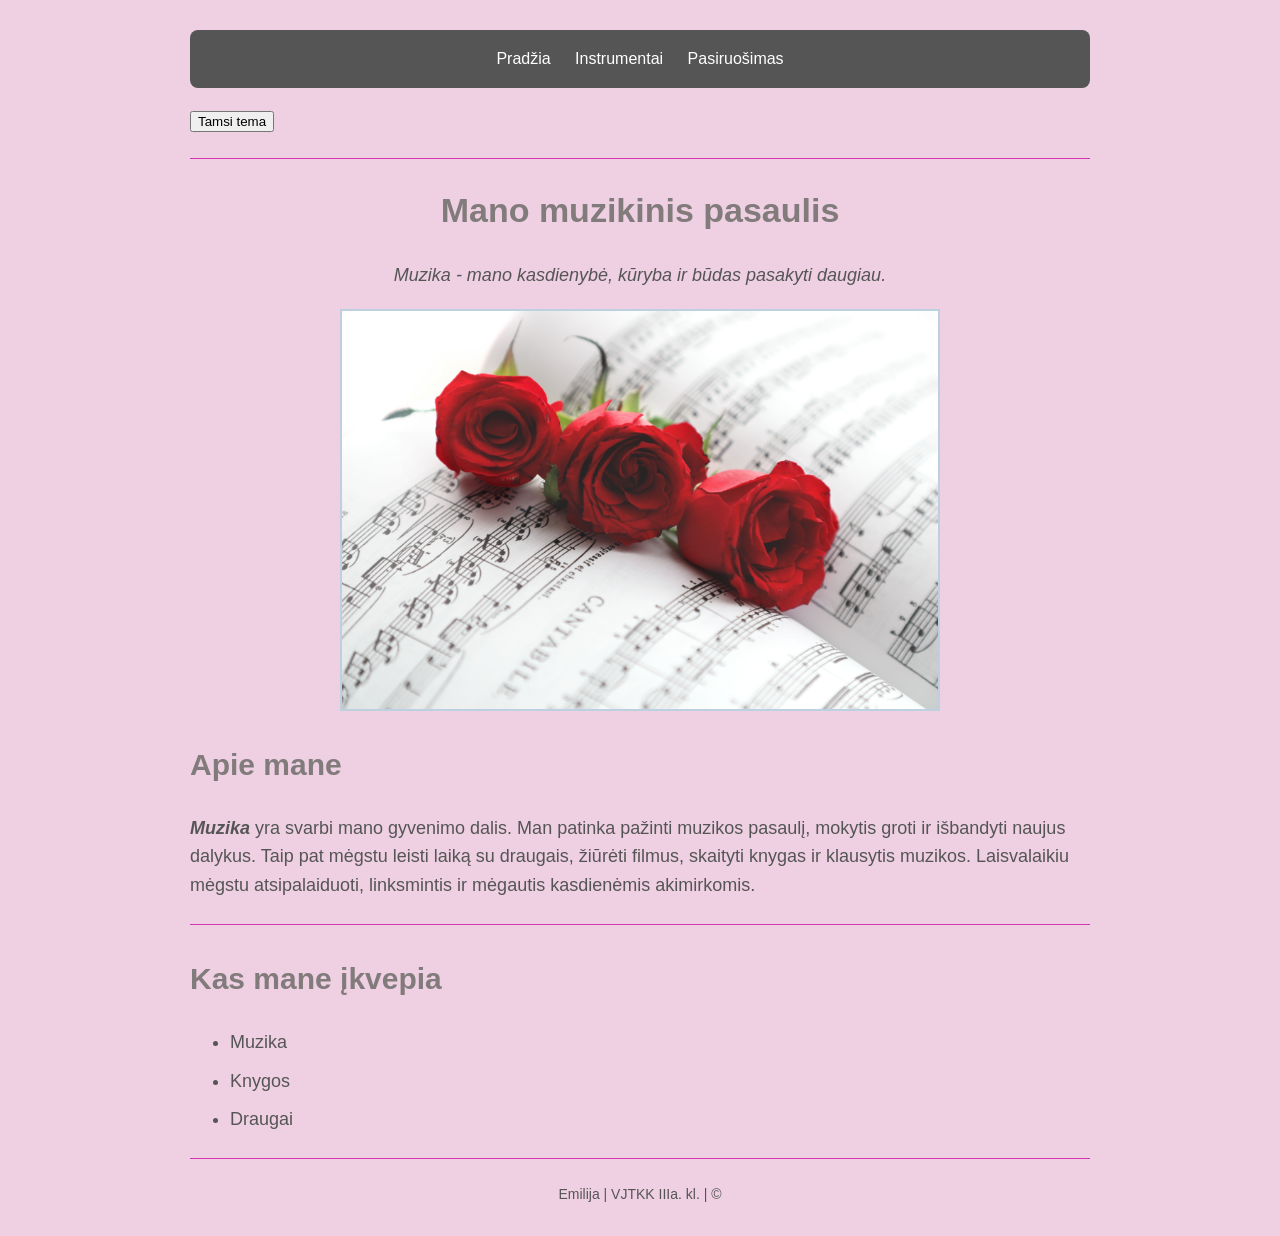
<file: index.html>
<!DOCTYPE html>
<html lang="lt">
<head>
    <meta charset="UTF-8">
    <meta name="viewport" content="width=device-width, initial-scale=1.0">
    <link rel="stylesheet" href="style.css">
    <title>Mano muzikinis pasaulis</title>
    <script src="script.js" defer></script>
</head>
<body>
 <nav>
    <a href="index.html">Pradžia</a>
    <a href="instrumentai.html">Instrumentai</a>
    <a href="pasiruosimas.html">Pasiruošimas</a>
 </nav> 
 <p><button id="changeTheme" class="toggle-button" type="button" aria-pressed="false">Tamsi tema</button></p>
 <hr>  
 <main>
  <h1>Mano muzikinis pasaulis</h1>
  <p class="intro">Muzika - mano kasdienybė, kūryba ir būdas pasakyti daugiau.</p>
  <img class="large" src="image/muzika.jpg" alt="Muzika">
  <h2>Apie mane</h2>
  <p><em><strong>Muzika</strong></em> yra svarbi mano gyvenimo dalis. Man patinka pažinti muzikos pasaulį, mokytis groti ir išbandyti naujus dalykus. Taip pat mėgstu leisti laiką su draugais, žiūrėti filmus, skaityti knygas ir klausytis muzikos. Laisvalaikiu mėgstu atsipalaiduoti, linksmintis ir mėgautis kasdienėmis akimirkomis.</p>
  <hr>
  <h2>Kas mane įkvepia</h2>
  <ul>
    <li>Muzika</li>
    <li>Knygos</li>
    <li>Draugai</li>
  </ul>
 </main>
 <footer>
    <hr>
    <p>Emilija | VJTKK IIIa. kl. | &copy; </p>
 </footer>
</body>
</html>
</file>
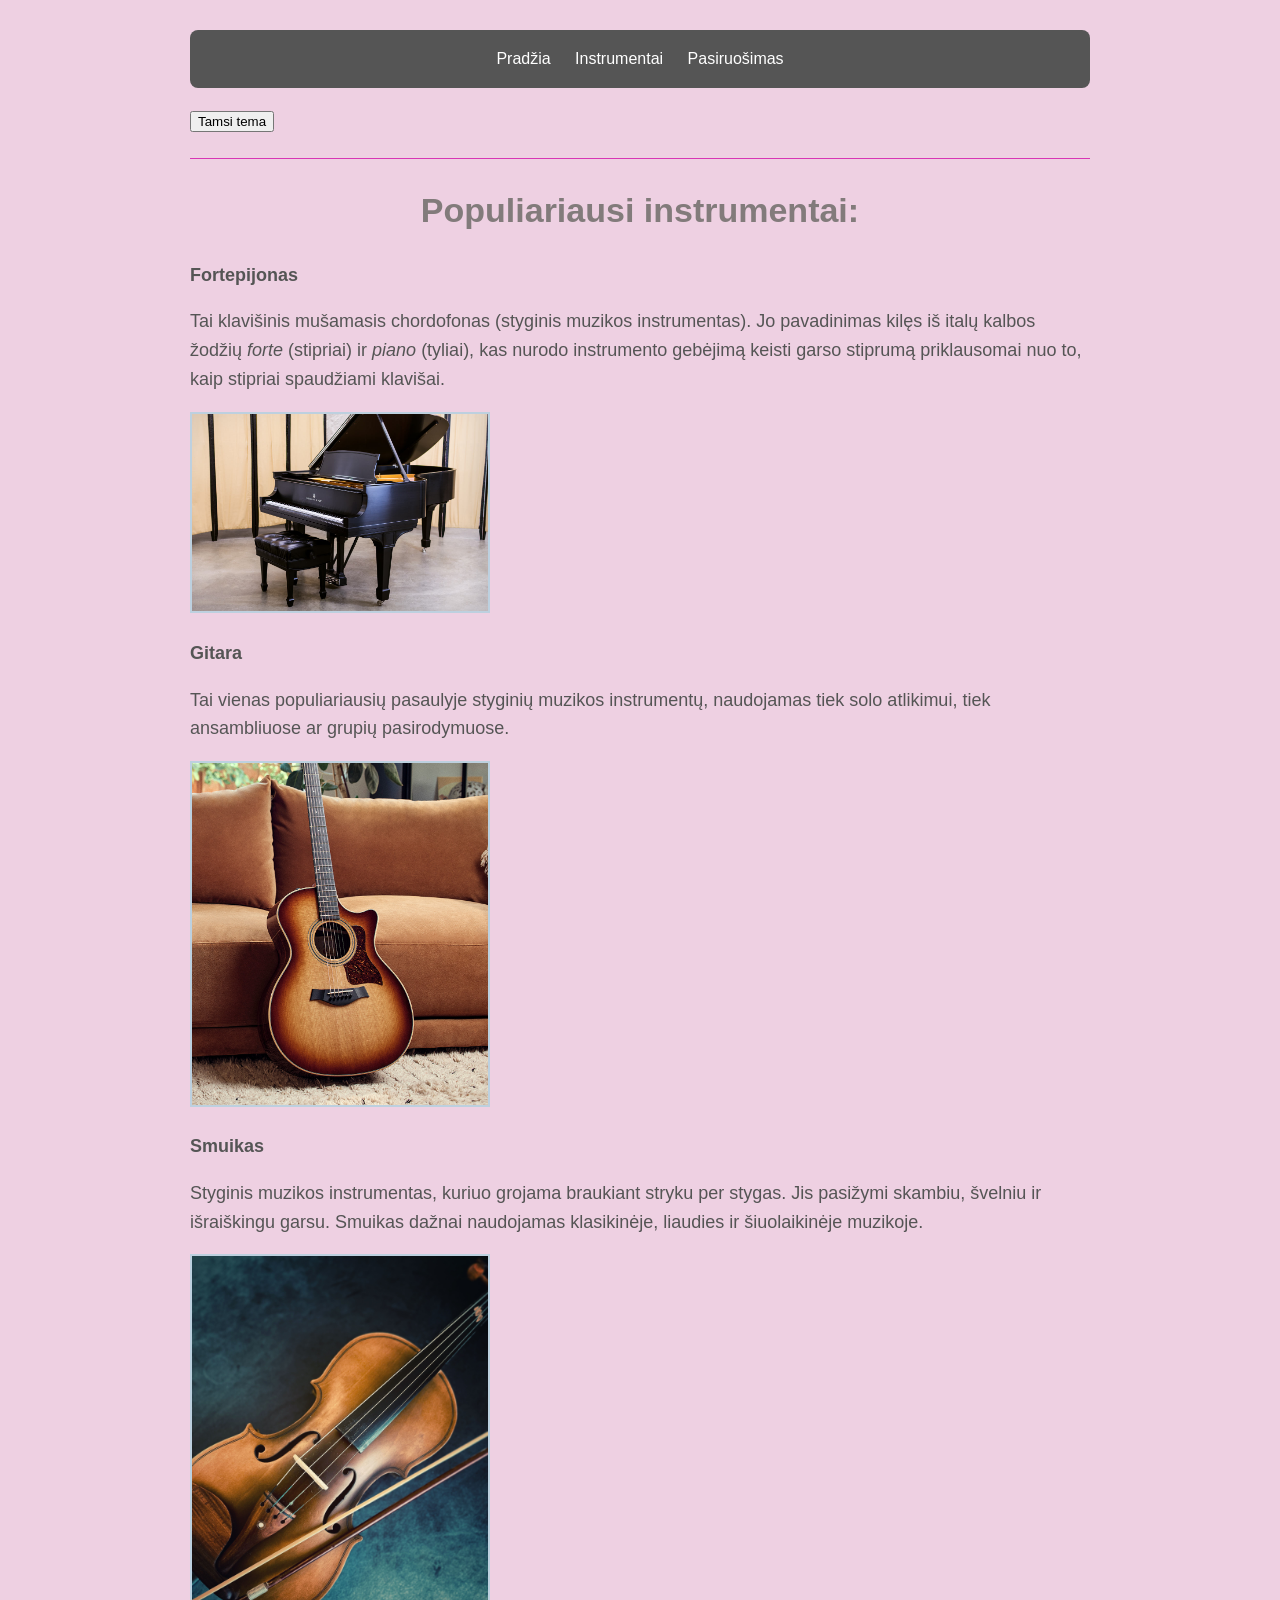
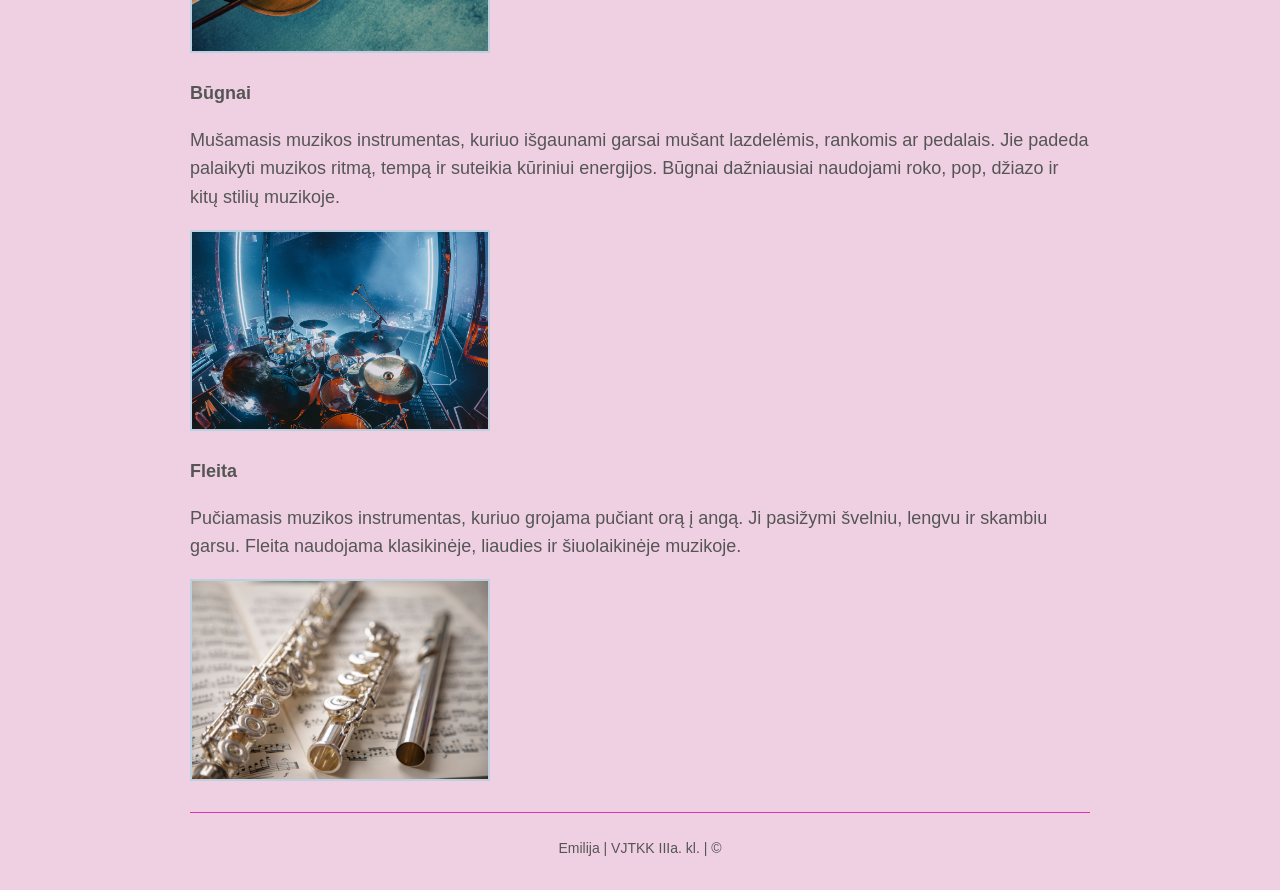
<file: instrumentai.html>
<!DOCTYPE html>
<html lang="lt">
<head>
    <meta charset="UTF-8">
    <meta name="viewport" content="width=device-width, initial-scale=1.0">
    <link rel="stylesheet" href="style.css">
    <title>Instrumentai</title>
    <script src="script.js" defer></script>
</head>
<body>
     <nav>
    <a href="index.html">Pradžia</a>
    <a href="instrumentai.html">Instrumentai</a>
    <a href="pasiruosimas.html">Pasiruošimas</a>
 </nav>  
 <p><button id="changeTheme" class="toggle-button" type="button" aria-pressed="false">Tamsi tema</button></p>
 <hr> 
 <main>
<h1>Populiariausi instrumentai:</h1>
<p><strong>Fortepijonas</strong></p>
<p>Tai klavišinis mušamasis chordofonas (styginis muzikos instrumentas). Jo pavadinimas kilęs iš italų kalbos žodžių <em>forte</em> (stipriai) ir <em>piano</em> (tyliai), kas nurodo instrumento gebėjimą keisti garso stiprumą priklausomai nuo to, kaip stipriai spaudžiami klavišai.</p>
<img src="image/forte.jpg" alt="fortepijonas">
<p><strong>Gitara</strong></p>
<p>Tai vienas populiariausių pasaulyje styginių muzikos instrumentų, naudojamas tiek solo atlikimui, tiek ansambliuose ar grupių pasirodymuose.</p>
<img src="image/gitara.jpg" alt="gitara">
<p><strong>Smuikas</strong></p>
<p>Styginis muzikos instrumentas, kuriuo grojama braukiant stryku per stygas. Jis pasižymi skambiu, švelniu ir išraiškingu garsu. Smuikas dažnai naudojamas klasikinėje, liaudies ir šiuolaikinėje muzikoje.</p>
<img src="image/smuikas.jpg" alt="smuikas">
<p><strong>Būgnai</strong></p>
<p>Mušamasis muzikos instrumentas, kuriuo išgaunami garsai mušant lazdelėmis, rankomis ar pedalais. Jie padeda palaikyti muzikos ritmą, tempą ir suteikia kūriniui energijos. Būgnai dažniausiai naudojami roko, pop, džiazo ir kitų stilių muzikoje. </p>
<img src="image/bugnai.webp" alt="bugnai">
<p><strong>Fleita</strong></p>
<p>Pučiamasis muzikos instrumentas, kuriuo grojama pučiant orą į angą. Ji pasižymi švelniu, lengvu ir skambiu garsu. Fleita naudojama klasikinėje, liaudies ir šiuolaikinėje muzikoje. </p>
<img src="image/fleita.jpg" alt="flieta">
 </main>
 <footer>
    <hr>
    <p>Emilija | VJTKK IIIa. kl. | &copy; </p>
 </footer>
</body>
</html>
</file>
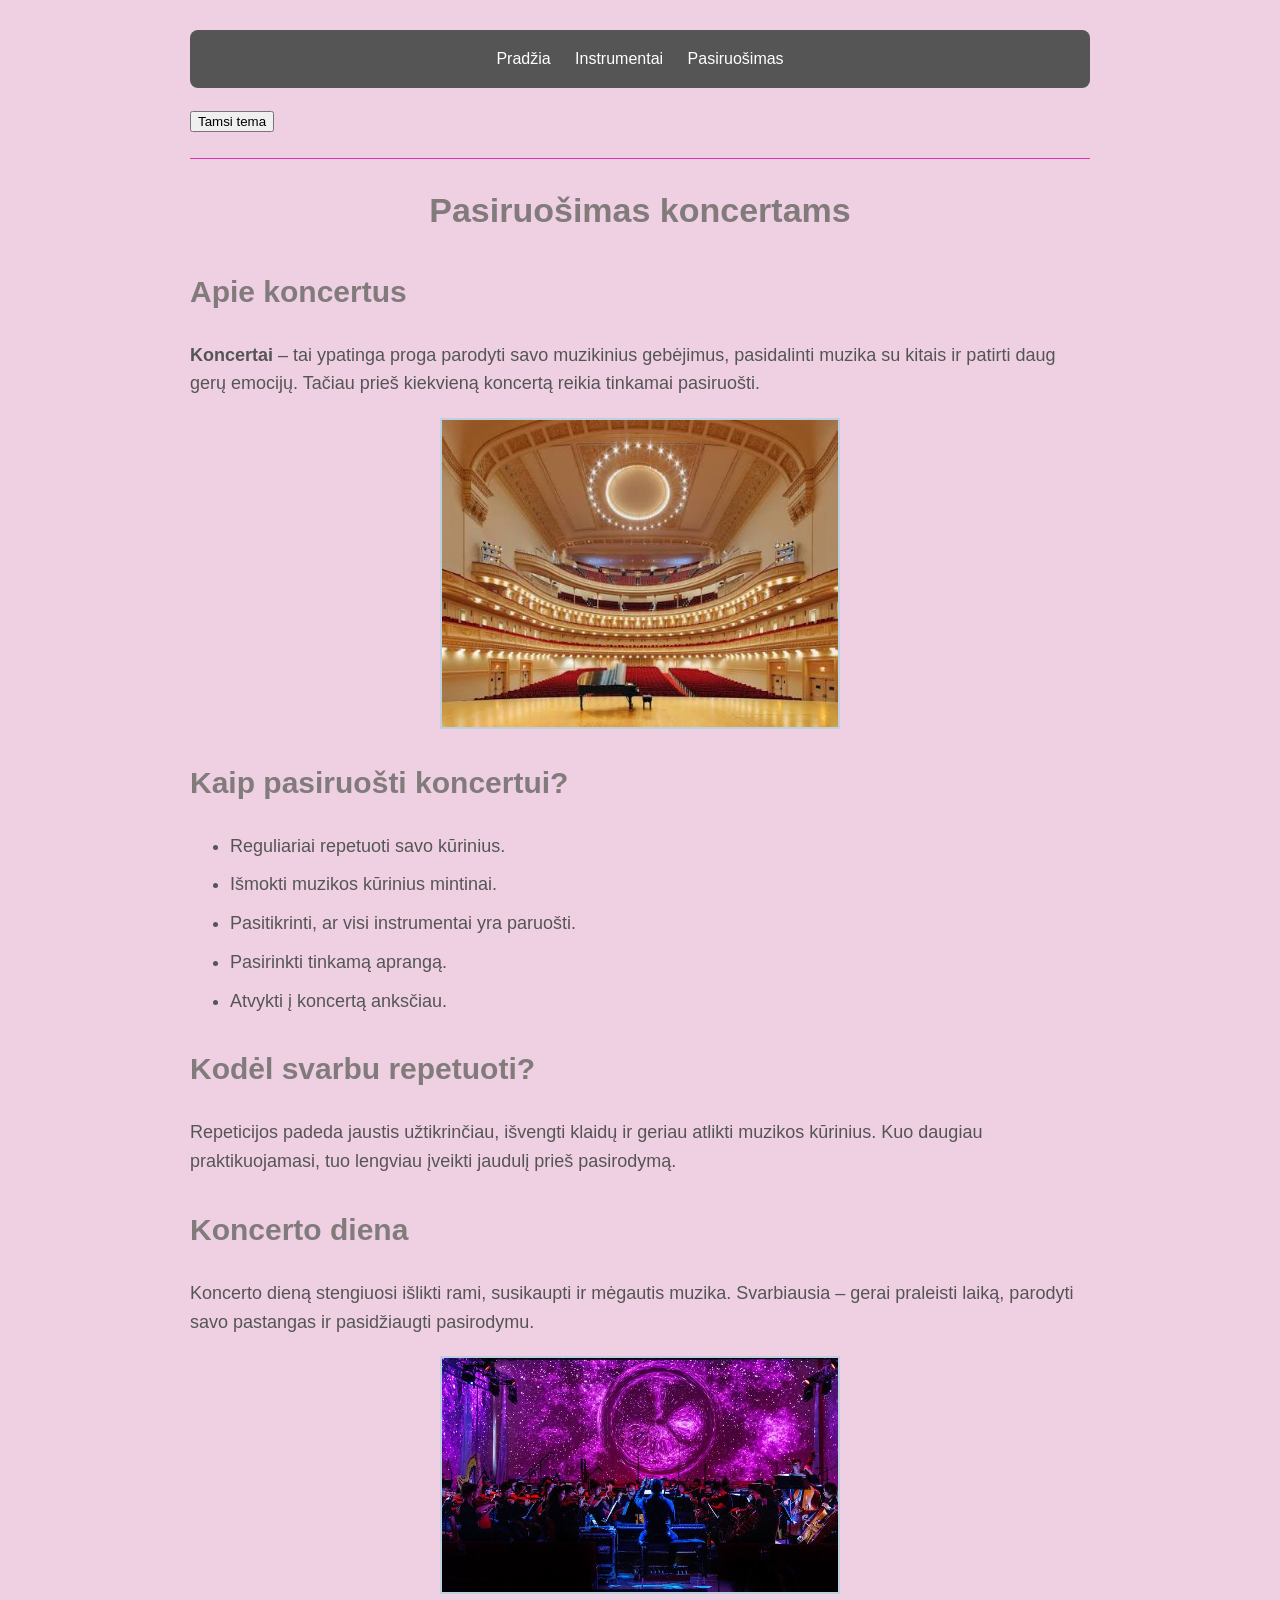
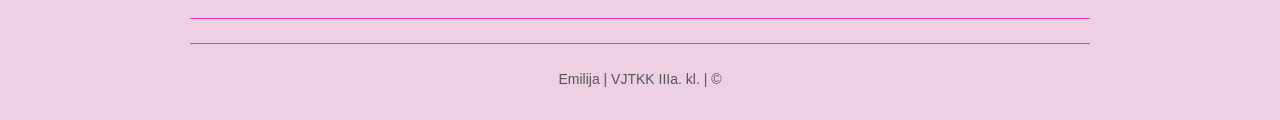
<file: pasiruosimas.html>
<!DOCTYPE html>
<html lang="lt">
<head>
    <meta charset="UTF-8">
    <meta name="viewport" content="width=device-width, initial-scale=1.0">
    <link rel="stylesheet" href="style.css">
    <title>Pasiruošimas</title>
    <script src="script.js" defer></script>
</head>
<body>
     <nav>
    <a href="index.html">Pradžia</a>
    <a href="instrumentai.html">Instrumentai</a>
    <a href="pasiruosimas.html">Pasiruošimas</a>
 </nav>   
 <p><button id="changeTheme" class="toggle-button" type="button" aria-pressed="false">Tamsi tema</button></p>
 <hr>
 <main>
<h1>Pasiruošimas koncertams</h1>
<h2>Apie koncertus</h2>
<p><strong>Koncertai</strong> – tai ypatinga proga parodyti savo muzikinius gebėjimus, pasidalinti muzika su kitais ir patirti daug gerų emocijų. Tačiau prieš kiekvieną koncertą reikia tinkamai pasiruošti.</p>
<img class="medium" src="image/koncertas.jpg" alt="Koncertas">
<h2>Kaip pasiruošti koncertui?</h2>
  <ul>
    <li>Reguliariai repetuoti savo kūrinius.</li>
    <li>Išmokti muzikos kūrinius mintinai.</li>
    <li>Pasitikrinti, ar visi instrumentai yra paruošti.</li>
    <li>Pasirinkti tinkamą aprangą.</li>
    <li>Atvykti į koncertą anksčiau.</li>
  </ul>
<h2>Kodėl svarbu repetuoti?</h2>
<p>Repeticijos padeda jaustis užtikrinčiau, išvengti klaidų ir geriau atlikti muzikos kūrinius. Kuo daugiau praktikuojamasi, tuo lengviau įveikti jaudulį prieš pasirodymą.</p>
<h2>Koncerto diena</h2>
<p>Koncerto dieną stengiuosi išlikti rami, susikaupti ir mėgautis muzika. Svarbiausia – gerai praleisti laiką, parodyti savo pastangas ir pasidžiaugti pasirodymu.</p>
<img class="medium" src="image/koncas.jpg" alt="Koncas">
<hr>
 </main>
 <footer>
    <hr>
    <p>Emilija | VJTKK IIIa. kl. | &copy; </p>
 </footer>
</body>
</html>
</file>
<file: style.css>
/* Bendras stilius */
body {
    background-color:rgba(193, 84, 151, 0.27);
    color: #555;
    font-family: Arial, sans-serif;
    max-width: 900px;
    margin: 30px auto;
    padding: 0 20px;
    line-height: 1.6;}
h1{
    text-align: center;
    font-size: 34px;
    color: #827b7b;}
h2{
    color:#827b7b;
    font-size: 30px;
    margin-top: 30px;}
p, ul, ol {
    font-size: 18px;}
.intro{
    text-align: center;
    font-style: italic;}
/* Visi paveikslėliai turi rėmelį ir suapvalintus kampus */
img{ 
    width: 300px;
    max-width: 100%;
    height: auto;
    border: 2px solid #bdd0df;
    box-sizing: border-box;}
/* Klasė leidžia pasirinkti didesnį image plotą ir sucentruoja  */
.large{
    width: 600px;
    display: block;
    margin: 20px auto;}
.medium{ 
    width: 400px;
    display: block;
    margin: 20px auto;}
nav{
    background-color: #555;
    padding: 12px;
    text-align: center;
    border-radius: 8px;}
nav a{
    display: inline-block;
    color: white;
    margin: 4px 10px;}
a{
    color:#555;
    text-decoration: none;}
a:hover{
    background: white;
    color:#555;}
li{
    margin-bottom: 10px;}
mark{
    background-color: rgb(118, 118, 226);}
hr{ 
    border: 0;
    border-top: 1px solid#d830b4f7;
    margin: 24px 0;}
footer p{
    font-size: 14px;}
footer{ 
    text-align: center;}
</file>
